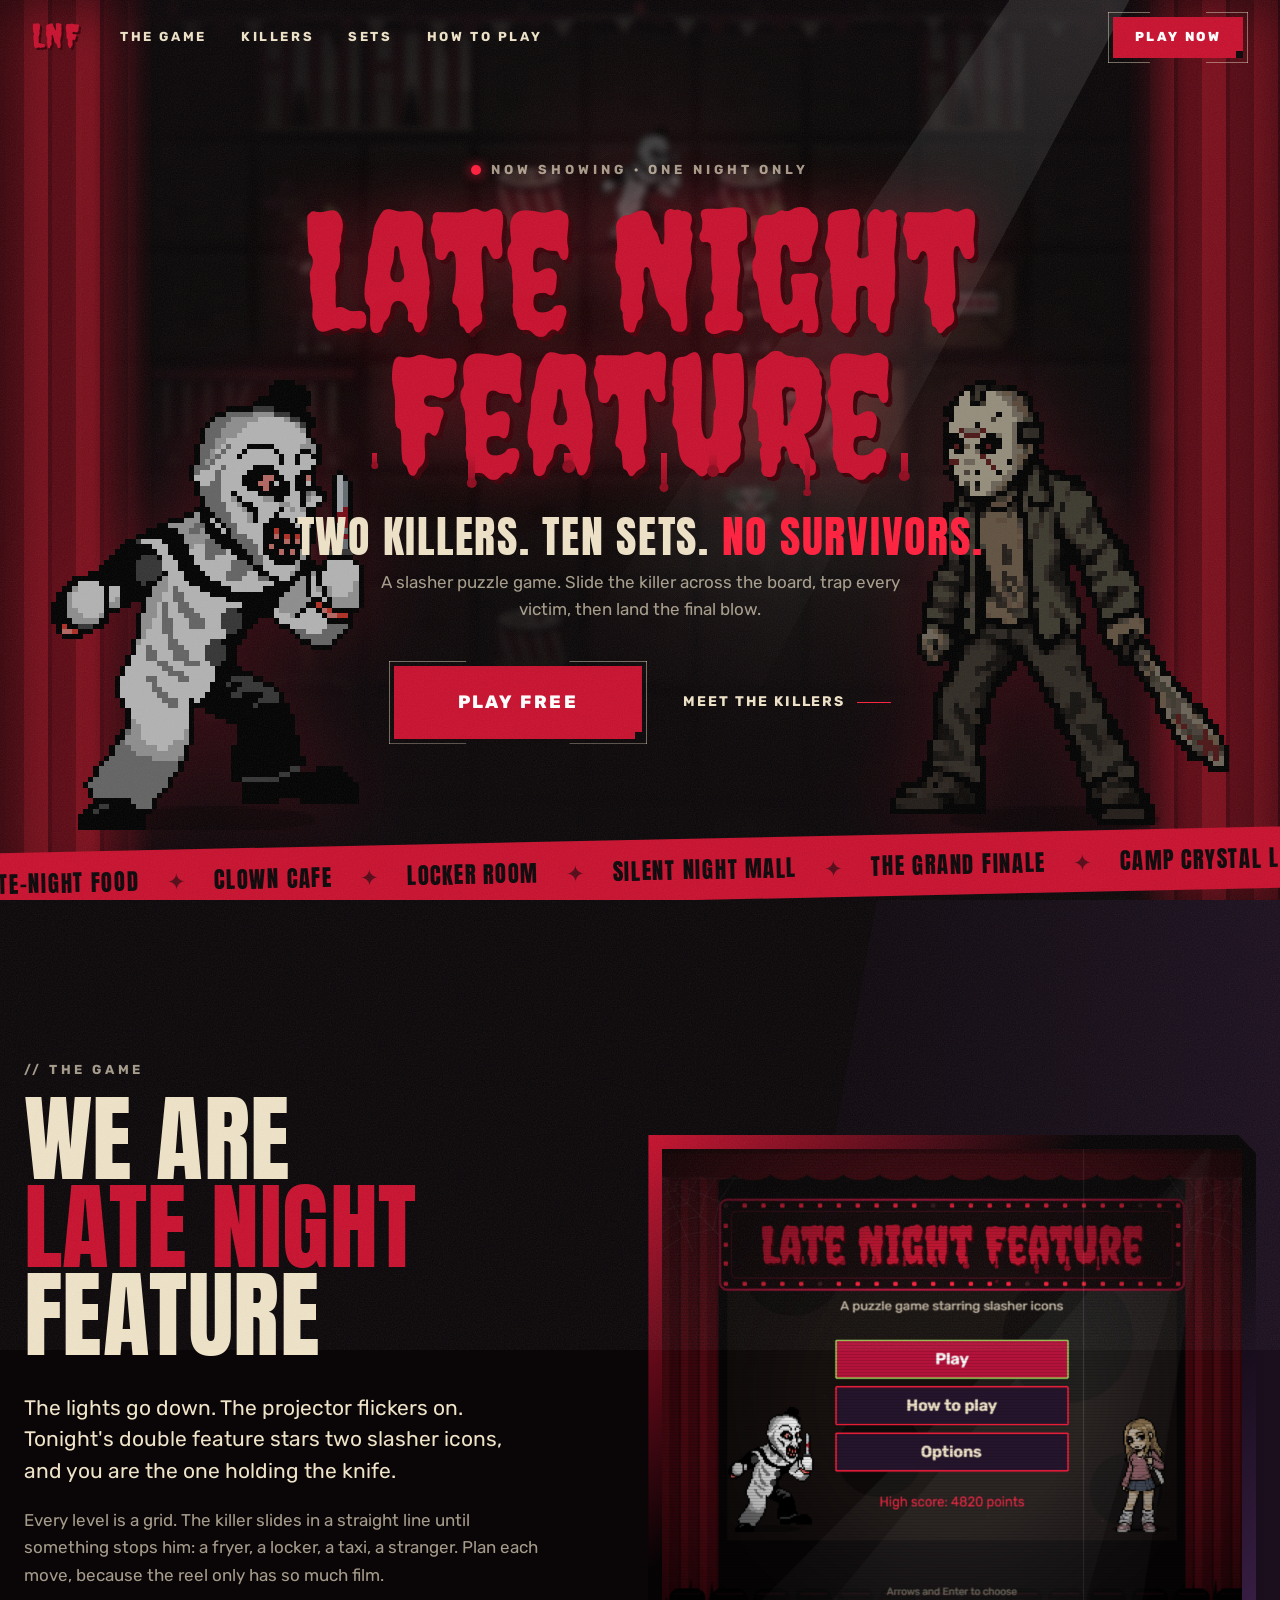
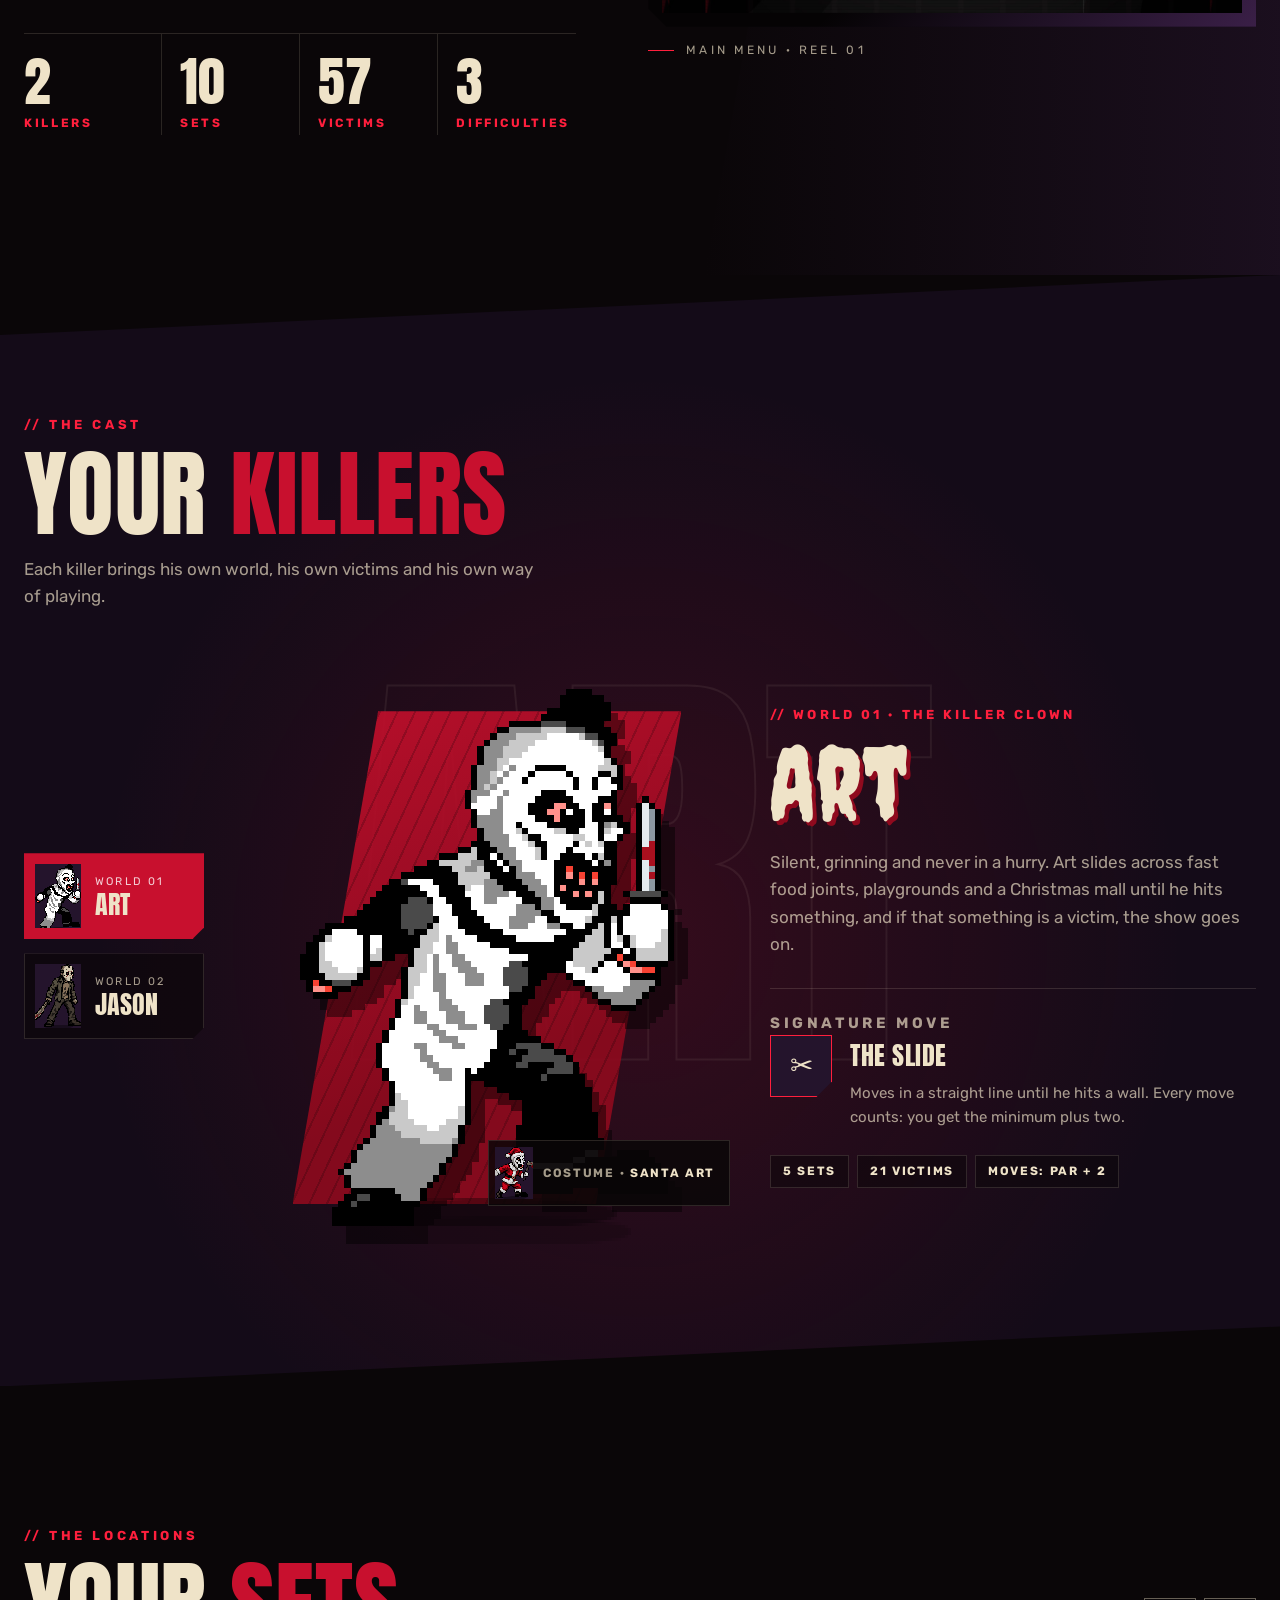
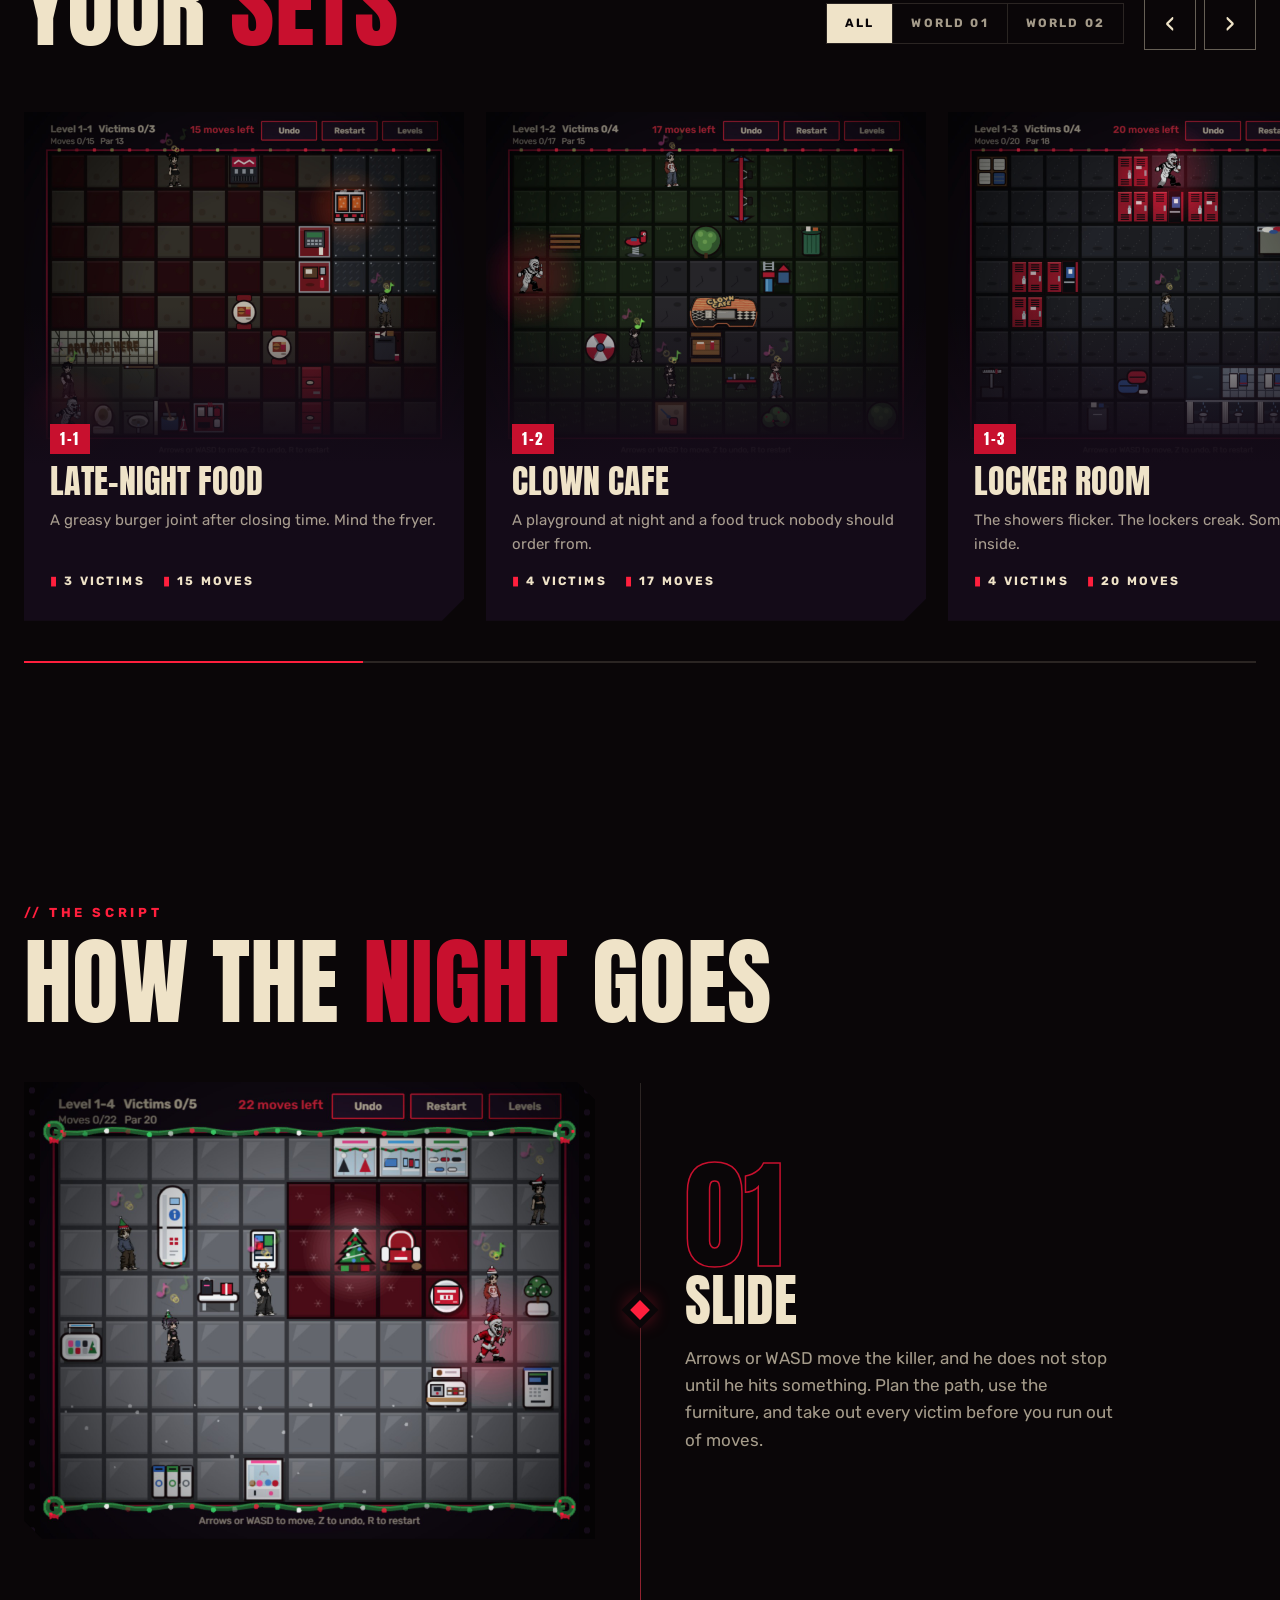
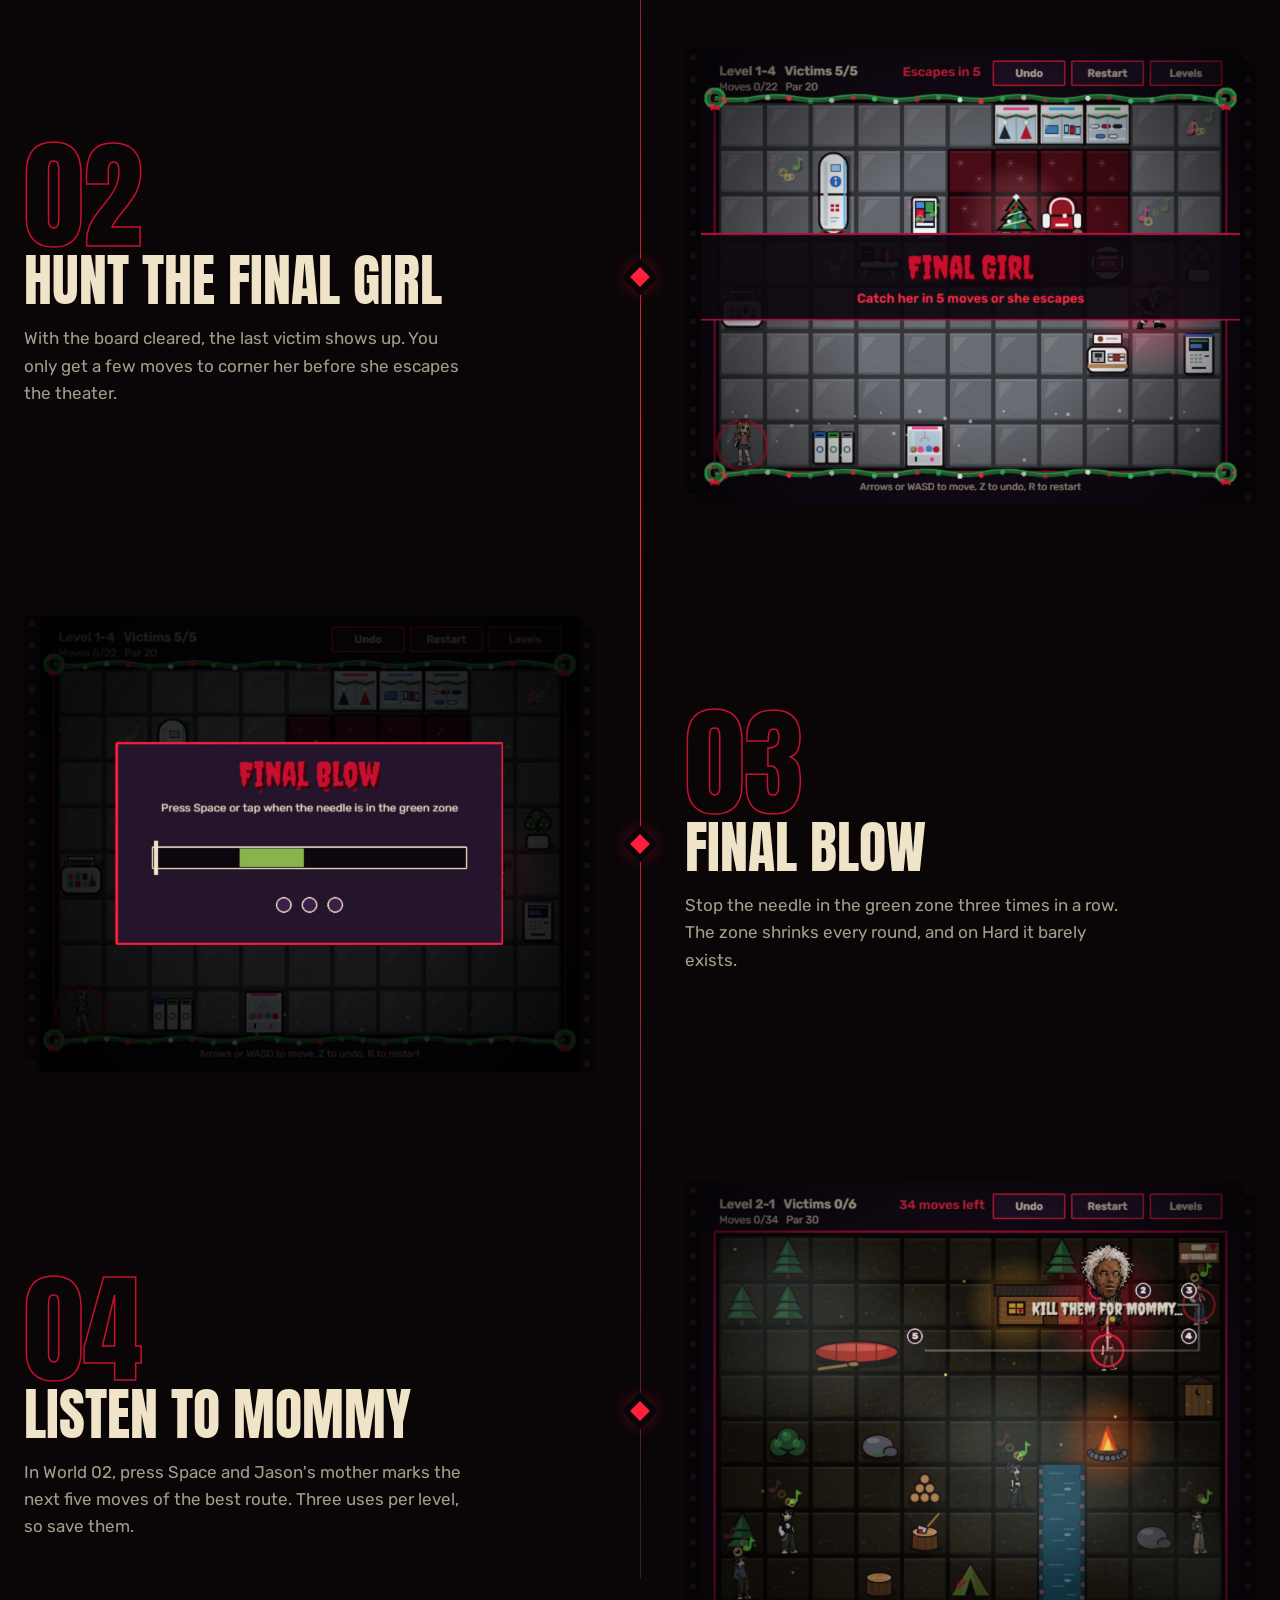
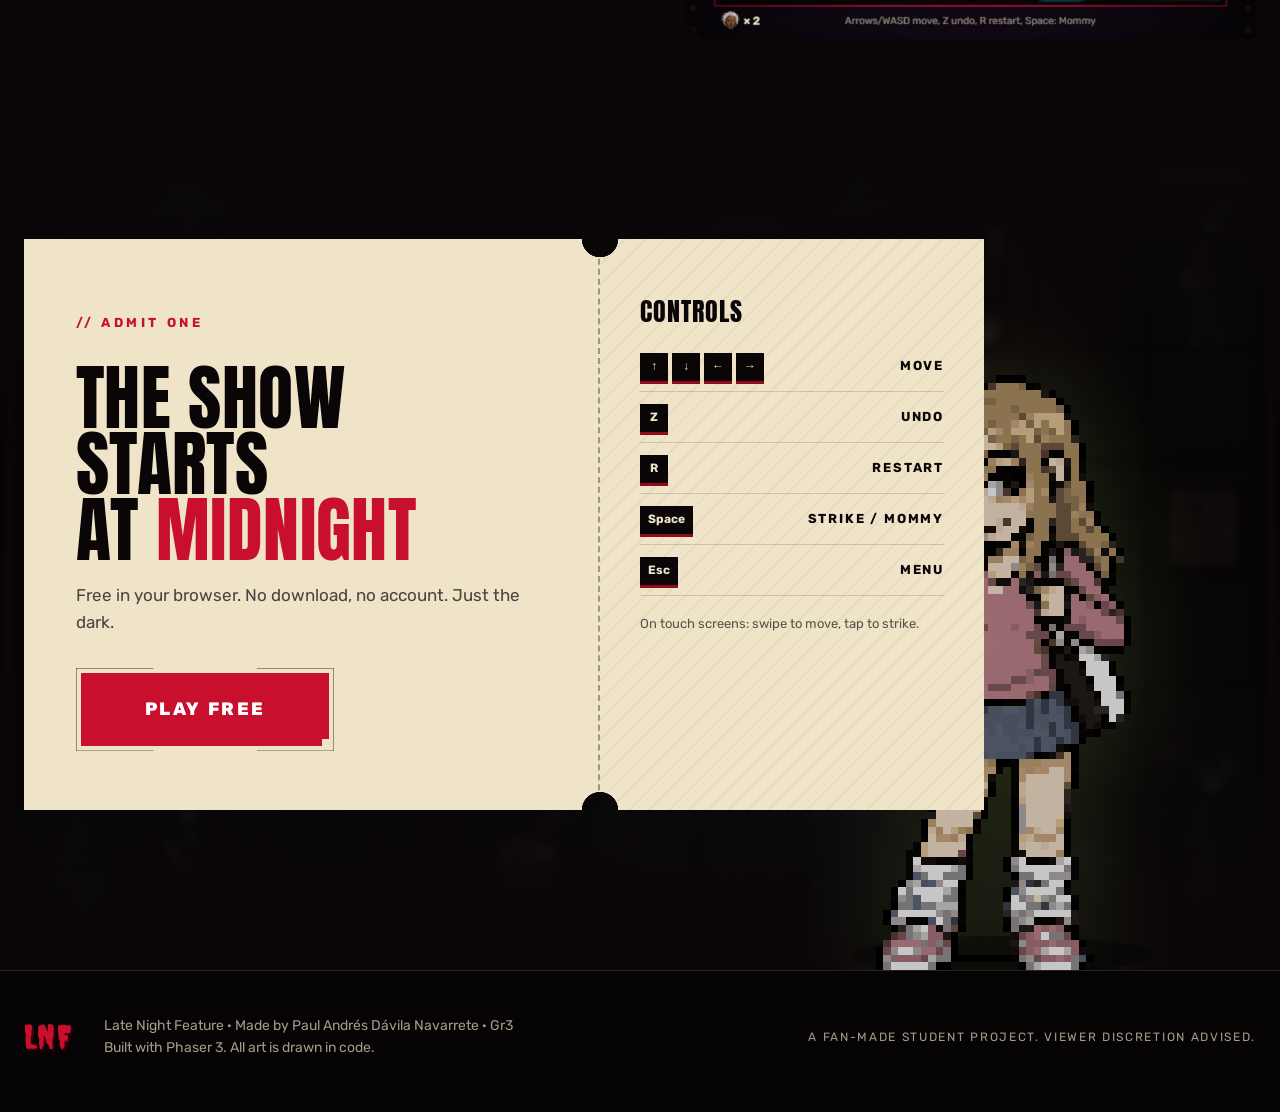
<file: landing-page/index.html>
<!DOCTYPE html>
<html lang="en">
<head>
    <meta charset="UTF-8">
    <meta name="viewport" content="width=device-width, initial-scale=1">
    <title>Late Night Feature</title>
    <meta name="description" content="Late Night Feature: a slasher puzzle game. Slide the killer, trap the victims, land the final blow.">
    <link rel="preconnect" href="https://fonts.googleapis.com">
    <link rel="preconnect" href="https://fonts.gstatic.com" crossorigin>
    <link href="https://fonts.googleapis.com/css2?family=Anton&family=Creepster&family=Rubik:wght@400;500;700;800&display=swap" rel="stylesheet">
    <link rel="stylesheet" href="css/style.css">
</head>
<body>
    <!-- Grano de película y rayas que aparecen sobre toda la página -->
    <div class="grain" aria-hidden="true"></div>
    <div class="scratch" aria-hidden="true"></div>

    <!-- ===== Navegación ===== -->
    <header class="nav" id="nav">
        <a href="#top" class="nav__logo" aria-label="Late Night Feature, home">
            <span class="logo-mark">LNF</span>
        </a>
        <nav class="nav__links" id="navLinks">
            <a href="#story">The Game</a>
            <a href="#killers">Killers</a>
            <a href="#sets">Sets</a>
            <a href="#how">How to Play</a>
        </nav>
        <a href="../mi-primer-juego/index.html" class="btn btn--sm">
            <span class="btn__inner">Play now</span>
        </a>
        <button class="nav__burger" id="burger" aria-label="Open menu" aria-expanded="false">
            <span></span><span></span><span></span>
        </button>
    </header>

    <main id="top">
        <!-- ===== Hero ===== -->
        <section class="hero">
            <div class="hero__bg" aria-hidden="true">
                <img src="img/w1-circus.jpg" alt="">
            </div>
            <div class="hero__curtain hero__curtain--l" aria-hidden="true"></div>
            <div class="hero__curtain hero__curtain--r" aria-hidden="true"></div>
            <div class="hero__beam" aria-hidden="true"></div>

            <img class="hero__killer hero__killer--art" src="img/char-clown.png" alt="Art the clown, holding a knife">
            <img class="hero__killer hero__killer--jason" src="img/char-jason.png" alt="Jason, holding a machete">

            <div class="hero__content">
                <p class="eyebrow"><span class="rec"></span> Now showing · One night only</p>
                <h1 class="hero__title">
                    <span class="drip">Late Night</span>
                    <span class="drip">Feature</span>
                </h1>
                <p class="hero__tag">Two killers. Ten sets. <em>No survivors.</em></p>
                <p class="hero__sub">A slasher puzzle game. Slide the killer across the board, trap every victim, then land the final blow.</p>
                <div class="hero__cta">
                    <a href="../mi-primer-juego/index.html" class="btn btn--lg">
                        <span class="btn__inner">Play free</span>
                    </a>
                    <a href="#killers" class="link-arrow">Meet the killers</a>
                </div>
            </div>

            <div class="hero__ticker" aria-hidden="true">
                <div class="ticker">
                    <span>Late-Night Food</span><i>✦</i><span>Clown Cafe</span><i>✦</i><span>Locker Room</span><i>✦</i>
                    <span>Silent Night Mall</span><i>✦</i><span>The Grand Finale</span><i>✦</i><span>Camp Crystal Lake</span><i>✦</i>
                    <span>Party at the Lake</span><i>✦</i><span>Jason in the Big Apple</span><i>✦</i><span>Space???</span><i>✦</i>
                    <span>Jason's Shack</span><i>✦</i>
                    <span>Late-Night Food</span><i>✦</i><span>Clown Cafe</span><i>✦</i><span>Locker Room</span><i>✦</i>
                    <span>Silent Night Mall</span><i>✦</i><span>The Grand Finale</span><i>✦</i><span>Camp Crystal Lake</span><i>✦</i>
                    <span>Party at the Lake</span><i>✦</i><span>Jason in the Big Apple</span><i>✦</i><span>Space???</span><i>✦</i>
                    <span>Jason's Shack</span><i>✦</i>
                </div>
            </div>
        </section>

        <!-- ===== Qué es el juego ===== -->
        <section class="story" id="story">
            <div class="wrap story__grid">
                <div class="story__text reveal">
                    <p class="kicker">// The game</p>
                    <h2 class="h2">We are<br><span class="red">Late Night</span><br>Feature</h2>
                    <p class="lead">The lights go down. The projector flickers on. Tonight's double feature stars two slasher icons, and you are the one holding the knife.</p>
                    <p>Every level is a grid. The killer slides in a straight line until something stops him: a fryer, a locker, a taxi, a stranger. Plan each move, because the reel only has so much film.</p>
                    <ul class="stats">
                        <li><b data-count="2">2</b><span>Killers</span></li>
                        <li><b data-count="10">10</b><span>Sets</span></li>
                        <li><b data-count="57">57</b><span>Victims</span></li>
                        <li><b data-count="3">3</b><span>Difficulties</span></li>
                    </ul>
                </div>
                <figure class="screen reveal">
                    <div class="screen__frame">
                        <img src="img/menu.jpg" alt="Main menu: a theater marquee with the title, Art on the left and the final girl on the right" loading="lazy">
                    </div>
                    <figcaption>Main menu · Reel 01</figcaption>
                </figure>
            </div>
        </section>

        <!-- ===== Asesinos (estilo selector de agentes) ===== -->
        <section class="killers" id="killers">
            <div class="killers__bigword" aria-hidden="true" id="bigword">ART</div>
            <div class="wrap">
                <div class="section-head reveal">
                    <p class="kicker">// The cast</p>
                    <h2 class="h2">Your <span class="red">killers</span></h2>
                    <p class="section-head__sub">Each killer brings his own world, his own victims and his own way of playing.</p>
                </div>

                <div class="killers__stage">
                    <div class="killers__list" role="tablist" aria-label="Choose a killer">
                        <button class="ktab is-active" role="tab" aria-selected="true" data-k="0">
                            <img src="img/char-clown.png" alt=""><span><small>World 01</small>Art</span>
                        </button>
                        <button class="ktab" role="tab" aria-selected="false" data-k="1">
                            <img src="img/char-jason.png" alt=""><span><small>World 02</small>Jason</span>
                        </button>
                    </div>

                    <div class="killers__art">
                        <div class="killers__slash" aria-hidden="true"></div>
                        <img id="kImg" src="img/char-clown.png" alt="Art the clown">
                        <button class="skin" id="kSkin" aria-label="Show alternate costume">
                            <img id="kSkinImg" src="img/char-artSanta.png" alt="">
                            <span id="kSkinLabel">Santa Art</span>
                        </button>
                    </div>

                    <div class="killers__info" role="tabpanel" aria-live="polite">
                        <p class="role" id="kRole">// World 01 · The Killer Clown</p>
                        <h3 class="killers__name" id="kName">Art</h3>
                        <p class="killers__bio" id="kBio">Silent, grinning and never in a hurry. Art slides across fast food joints, playgrounds and a Christmas mall until he hits something, and if that something is a victim, the show goes on.</p>
                        <div class="ability">
                            <p class="ability__label">Signature move</p>
                            <div class="ability__row">
                                <div class="ability__icon" id="kAbIcon">✂</div>
                                <div>
                                    <h4 id="kAbName">The Slide</h4>
                                    <p id="kAbText">Moves in a straight line until he hits a wall. Every move counts: you get the minimum plus two.</p>
                                </div>
                            </div>
                        </div>
                        <ul class="ktags" id="kTags">
                            <li>5 sets</li><li>21 victims</li><li>Moves: par + 2</li>
                        </ul>
                    </div>
                </div>
            </div>
        </section>

        <!-- ===== Escenarios (carrusel estilo mapas) ===== -->
        <section class="sets" id="sets">
            <div class="wrap">
                <div class="section-head section-head--row reveal">
                    <div>
                        <p class="kicker">// The locations</p>
                        <h2 class="h2">Your <span class="red">sets</span></h2>
                    </div>
                    <div class="sets__controls">
                        <div class="filter" role="group" aria-label="Filter by world">
                            <button class="is-active" data-w="all">All</button>
                            <button data-w="1">World 01</button>
                            <button data-w="2">World 02</button>
                        </div>
                        <div class="arrows">
                            <button class="arrow" id="prev" aria-label="Previous set">‹</button>
                            <button class="arrow" id="next" aria-label="Next set">›</button>
                        </div>
                    </div>
                </div>
            </div>

            <div class="sets__track" id="track">
                <article class="set" data-w="1">
                    <div class="set__img"><img src="img/w1-fastfood.jpg" alt="Fast food restaurant level with a kitchen and a dirty bathroom" loading="lazy"></div>
                    <div class="set__body"><span class="set__num">1-1</span><h3>Late-Night Food</h3><p>A greasy burger joint after closing time. Mind the fryer.</p><ul><li>3 victims</li><li>15 moves</li></ul></div>
                </article>
                <article class="set" data-w="1">
                    <div class="set__img"><img src="img/w1-park.jpg" alt="Night playground level with swings and a food truck" loading="lazy"></div>
                    <div class="set__body"><span class="set__num">1-2</span><h3>Clown Cafe</h3><p>A playground at night and a food truck nobody should order from.</p><ul><li>4 victims</li><li>17 moves</li></ul></div>
                </article>
                <article class="set" data-w="1">
                    <div class="set__img"><img src="img/w1-locker.jpg" alt="High school locker room level with showers" loading="lazy"></div>
                    <div class="set__body"><span class="set__num">1-3</span><h3>Locker Room</h3><p>The showers flicker. The lockers creak. Someone is still inside.</p><ul><li>4 victims</li><li>20 moves</li></ul></div>
                </article>
                <article class="set" data-w="1">
                    <div class="set__img"><img src="img/w1-xmas.jpg" alt="Christmas mall level with a tree, Santa's chair and Art dressed as Santa" loading="lazy"></div>
                    <div class="set__body"><span class="set__num">1-4</span><h3>Silent Night Mall</h3><p>Art puts on the red suit. The shoppers put on their last smile.</p><ul><li>5 victims</li><li>22 moves</li></ul></div>
                </article>
                <article class="set" data-w="1">
                    <div class="set__img"><img src="img/w1-circus.jpg" alt="Abandoned circus tent level with a ring in the middle" loading="lazy"></div>
                    <div class="set__body"><span class="set__num">1-5</span><h3>The Grand Finale</h3><p>An abandoned big top. The clown is finally home.</p><ul><li>5 victims</li><li>27 moves</li></ul></div>
                </article>
                <article class="set" data-w="2">
                    <div class="set__img"><img src="img/w2-camp.jpg" alt="Lakeside camp level at night with a creek, cabin and campfire" loading="lazy"></div>
                    <div class="set__body"><span class="set__num">2-1</span><h3>Camp Crystal Lake</h3><p>Fog over the water, a campfire and a cabin with the lights still on.</p><ul><li>6 victims</li><li>34 moves</li></ul></div>
                </article>
                <article class="set" data-w="2">
                    <div class="set__img"><img src="img/w2-party.jpg" alt="Lake party level with a boombox and a cooler" loading="lazy"></div>
                    <div class="set__body"><span class="set__num">2-2</span><h3>Party at the Lake</h3><p>Sober victims show up. Stop next to them and they run.</p><ul><li>7 victims</li><li>31 moves</li></ul></div>
                </article>
                <article class="set" data-w="2">
                    <div class="set__img"><img src="img/w2-nyc.jpg" alt="Rainy Manhattan street level with taxis and a subway entrance" loading="lazy"></div>
                    <div class="set__body"><span class="set__num">2-3</span><h3>Jason in the Big Apple</h3><p>Rain, taxis and steam from the sewers. The city never sleeps.</p><ul><li>8 victims</li><li>36 moves</li></ul></div>
                </article>
                <article class="set" data-w="2">
                    <div class="set__img"><img src="img/w2-space.jpg" alt="Spaceship level with cryo pods and Jason in armor" loading="lazy"></div>
                    <div class="set__body"><span class="set__num">2-4</span><h3>Space???</h3><p>Red alert aboard the Grendel. In space, no one hears the machete.</p><ul><li>7 victims</li><li>34 moves</li></ul></div>
                </article>
                <article class="set" data-w="2">
                    <div class="set__img"><img src="img/w2-shack.jpg" alt="Forest and log cabin level with the mother's altar" loading="lazy"></div>
                    <div class="set__body"><span class="set__num">2-5</span><h3>Jason's Shack</h3><p>One door in. A shrine to Mother. The hardest set of the night.</p><ul><li>8 victims</li><li>44 moves</li></ul></div>
                </article>
            </div>
            <div class="wrap"><div class="progress"><span id="progress"></span></div></div>
        </section>

        <!-- ===== Cómo se juega ===== -->
        <section class="how" id="how">
            <div class="wrap">
                <div class="section-head reveal">
                    <p class="kicker">// The script</p>
                    <h2 class="h2">How the <span class="red">night</span> goes</h2>
                </div>

                <ol class="steps">
                    <li class="step reveal">
                        <div class="step__img"><img src="img/w1-xmas.jpg" alt="Board with victims and Santa Art waiting to slide" loading="lazy"></div>
                        <div class="step__text">
                            <span class="step__n">01</span>
                            <h3>Slide</h3>
                            <p>Arrows or WASD move the killer, and he does not stop until he hits something. Plan the path, use the furniture, and take out every victim before you run out of moves.</p>
                        </div>
                    </li>
                    <li class="step step--flip reveal">
                        <div class="step__img"><img src="img/final-phase.jpg" alt="The final girl appears in a corner of the board" loading="lazy"></div>
                        <div class="step__text">
                            <span class="step__n">02</span>
                            <h3>Hunt the final girl</h3>
                            <p>With the board cleared, the last victim shows up. You only get a few moves to corner her before she escapes the theater.</p>
                        </div>
                    </li>
                    <li class="step reveal">
                        <div class="step__img"><img src="img/minigame.jpg" alt="Final blow minigame: a needle moving across a bar with a green zone" loading="lazy"></div>
                        <div class="step__text">
                            <span class="step__n">03</span>
                            <h3>Final blow</h3>
                            <p>Stop the needle in the green zone three times in a row. The zone shrinks every round, and on Hard it barely exists.</p>
                        </div>
                    </li>
                    <li class="step step--flip reveal">
                        <div class="step__img"><img src="img/jason-mom.jpg" alt="Mother's head floating over the board, marking the next five moves" loading="lazy"></div>
                        <div class="step__text">
                            <span class="step__n">04</span>
                            <h3>Listen to Mommy</h3>
                            <p>In World 02, press Space and Jason's mother marks the next five moves of the best route. Three uses per level, so save them.</p>
                        </div>
                    </li>
                </ol>
            </div>
        </section>

        <!-- ===== Llamado final ===== -->
        <section class="final">
            <div class="final__bg" aria-hidden="true"><img src="img/w2-camp.jpg" alt=""></div>
            <img class="final__girl" src="img/char-finalGirl.png" alt="The final girl, looking over her shoulder">
            <div class="wrap final__inner reveal">
                <div class="ticket">
                    <div class="ticket__main">
                        <p class="kicker">// Admit one</p>
                        <h2 class="h2">The show starts<br>at <span class="red">midnight</span></h2>
                        <p>Free in your browser. No download, no account. Just the dark.</p>
                        <a href="../mi-primer-juego/index.html" class="btn btn--lg"><span class="btn__inner">Play free</span></a>
                    </div>
                    <div class="ticket__stub">
                        <p class="ticket__label">Controls</p>
                        <dl>
                            <div><dt><kbd>↑</kbd><kbd>↓</kbd><kbd>←</kbd><kbd>→</kbd></dt><dd>Move</dd></div>
                            <div><dt><kbd>Z</kbd></dt><dd>Undo</dd></div>
                            <div><dt><kbd>R</kbd></dt><dd>Restart</dd></div>
                            <div><dt><kbd>Space</kbd></dt><dd>Strike / Mommy</dd></div>
                            <div><dt><kbd>Esc</kbd></dt><dd>Menu</dd></div>
                        </dl>
                        <p class="ticket__note">On touch screens: swipe to move, tap to strike.</p>
                    </div>
                </div>
            </div>
        </section>
    </main>

    <footer class="footer">
        <div class="wrap footer__inner">
            <span class="logo-mark">LNF</span>
            <p>Late Night Feature · Made by Paul Andrés Dávila Navarrete · Gr3<br>
            Built with Phaser 3. All art is drawn in code.</p>
            <p class="footer__fine">A fan-made student project. Viewer discretion advised.</p>
        </div>
    </footer>

    <script src="js/main.js"></script>
</body>
</html>
</file>
<file: landing-page/css/style.css>
/* ==========================================================
   Late Night Feature · Landing
   Estética: cine de terror abandonado (telón, proyector, grano, marquesina)
   Estructura inspirada en landings de juegos AAA (hero gigante, selector de personajes, carrusel de mapas)
   ========================================================== */

:root {
    --bg: #0a0608;
    --bg-2: #140b18;
    --panel: #24142c;
    --plum: #3a1f47;
    --blood: #c8102e;
    --blood-dk: #8f0a1e;
    --neon: #ff1f3d;
    --bone: #efe3c8;
    --bone-dim: rgba(239, 227, 200, .68);
    --lime: #9fd356;
    --line: rgba(239, 227, 200, .14);

    --f-logo: "Creepster", "Impact", cursive;
    --f-display: "Anton", "Impact", sans-serif;
    --f-body: "Rubik", "Segoe UI", sans-serif;

    --cut: 18px;
    --wrap: 1240px;
}

*, *::before, *::after { box-sizing: border-box; }
html { scroll-behavior: smooth; }
body {
    margin: 0;
    background: var(--bg);
    color: var(--bone);
    font-family: var(--f-body);
    font-size: 17px;
    line-height: 1.6;
    overflow-x: hidden;
    -webkit-font-smoothing: antialiased;
}
img { display: block; max-width: 100%; }
a { color: inherit; }
button { font: inherit; color: inherit; cursor: pointer; }
:focus-visible { outline: 2px solid var(--lime); outline-offset: 3px; }

.wrap { width: min(var(--wrap), 100% - 48px); margin-inline: auto; }
.red { color: var(--blood); }

/* Sprites en pixel art: sin suavizado */
.hero__killer, .ktab img, #kImg, .skin img, .final__girl { image-rendering: pixelated; }

/* ---------- Grano y rayas de película ---------- */
.grain {
    position: fixed; inset: -50%;
    z-index: 100; pointer-events: none;
    opacity: .09;
    background-image: url("data:image/svg+xml,%3Csvg xmlns='http://www.w3.org/2000/svg' width='180' height='180'%3E%3Cfilter id='n'%3E%3CfeTurbulence type='fractalNoise' baseFrequency='.85' numOctaves='3' stitchTiles='stitch'/%3E%3C/filter%3E%3Crect width='100%25' height='100%25' filter='url(%23n)'/%3E%3C/svg%3E");
    animation: grain 1s steps(6) infinite;
}
@keyframes grain {
    0% { transform: translate(0, 0); } 20% { transform: translate(-4%, 3%); } 40% { transform: translate(3%, -5%); }
    60% { transform: translate(-6%, -2%); } 80% { transform: translate(5%, 4%); } 100% { transform: translate(0, 0); }
}
.scratch {
    position: fixed; top: 0; bottom: 0; left: 30%;
    width: 1px; background: rgba(255, 255, 255, .22);
    z-index: 100; pointer-events: none; opacity: 0;
    animation: scratch 5.5s steps(1) infinite;
}
@keyframes scratch {
    0%, 100% { opacity: 0; left: 30%; } 61% { opacity: .5; left: 72%; } 62% { opacity: 0; }
    83% { opacity: .35; left: 18%; } 84% { opacity: 0; }
}

/* ---------- Tipografía ---------- */
.kicker {
    font-family: var(--f-body); font-weight: 700;
    font-size: 13px; letter-spacing: .28em; text-transform: uppercase;
    color: var(--neon); margin: 0 0 14px;
}
.h2 {
    font-family: var(--f-display); font-weight: 400;
    font-size: clamp(48px, 7.5vw, 112px);
    line-height: .92; letter-spacing: .005em; text-transform: uppercase;
    margin: 0;
}
.lead { font-size: 21px; color: var(--bone); line-height: 1.5; }

/* ---------- Botón angular con marco exterior ---------- */
.btn {
    --c: var(--blood);
    position: relative; display: inline-block;
    padding: 5px; text-decoration: none;
    font-family: var(--f-body); font-weight: 800; letter-spacing: .14em; text-transform: uppercase;
}
.btn::before {
    content: ""; position: absolute; inset: 0;
    border: 1px solid rgba(239, 227, 200, .45);
    border-top: 0; border-bottom: 0;
}
.btn::after {
    content: ""; position: absolute; inset: 0;
    border-top: 1px solid rgba(239, 227, 200, .45);
    border-bottom: 1px solid rgba(239, 227, 200, .45);
    clip-path: polygon(0 0, 30% 0, 30% 100%, 0 100%, 0 0, 100% 0, 100% 100%, 70% 100%, 70% 0);
}
.btn__inner {
    position: relative; display: block;
    padding: 18px 46px;
    background: var(--c); color: #fff;
    overflow: hidden; z-index: 1;
    transition: color .3s;
}
.btn__inner::before {
    content: ""; position: absolute; inset: 0;
    background: var(--bone);
    transform: translateX(-130%) skewX(-18deg);
    transform-origin: left; z-index: -1;
    transition: transform .4s cubic-bezier(.7, 0, .2, 1);
}
.btn__inner::after {
    content: ""; position: absolute; right: 0; bottom: 0;
    width: 7px; height: 7px; background: var(--bg);
}
.btn:hover .btn__inner { color: var(--bg); }
.btn:hover .btn__inner::before { transform: translateX(-5%) skewX(-18deg) scaleX(1.2); }
.btn--sm .btn__inner { padding: 10px 22px; font-size: 13px; }
.btn--lg .btn__inner { padding: 22px 64px; font-size: 18px; }

.link-arrow {
    font-weight: 700; letter-spacing: .14em; text-transform: uppercase; font-size: 14px;
    text-decoration: none; color: var(--bone);
    display: inline-flex; align-items: center; gap: 12px;
}
.link-arrow::after {
    content: ""; width: 34px; height: 1px; background: var(--neon);
    transition: width .3s;
}
.link-arrow:hover::after { width: 56px; }

/* ---------- Navegación ---------- */
.nav {
    position: fixed; top: 0; left: 0; right: 0; z-index: 50;
    height: 76px; padding: 0 32px;
    display: flex; align-items: center; gap: 40px;
    transition: background .3s, height .3s, border-color .3s;
    border-bottom: 1px solid transparent;
}
.nav.is-scrolled {
    background: rgba(10, 6, 8, .88);
    backdrop-filter: blur(10px);
    height: 64px;
    border-color: var(--line);
}
.nav__logo { text-decoration: none; }
.logo-mark {
    font-family: var(--f-logo); font-size: 34px; color: var(--blood);
    letter-spacing: .04em; line-height: 1;
    text-shadow: 2px 2px 0 #3a0008;
}
.nav__links { display: flex; gap: 34px; margin-right: auto; }
.nav__links a {
    font-size: 13px; font-weight: 700; letter-spacing: .2em; text-transform: uppercase;
    text-decoration: none; position: relative; padding: 6px 0;
}
.nav__links a::after {
    content: ""; position: absolute; left: 0; right: 100%; bottom: 0;
    height: 2px; background: var(--neon); transition: right .3s;
}
.nav__links a:hover::after, .nav__links a.is-current::after { right: 0; }
.nav__burger { display: none; background: none; border: 0; width: 40px; height: 40px; padding: 8px; }
.nav__burger span { display: block; height: 2px; background: var(--bone); margin: 6px 0; transition: transform .3s, opacity .3s; }

/* ---------- Hero ---------- */
.hero {
    position: relative; min-height: 100vh; min-height: 100svh;
    display: grid; place-items: center;
    overflow: hidden; isolation: isolate;
    padding: 120px 24px 120px;
}
.hero__bg { position: absolute; inset: 0; z-index: -3; }
.hero__bg img {
    width: 100%; height: 100%; object-fit: cover;
    filter: blur(3px) saturate(.6) brightness(.38);
    transform: scale(1.08);
}
.hero__bg::after {
    content: ""; position: absolute; inset: 0;
    background:
        radial-gradient(ellipse at 50% 42%, transparent 0 25%, rgba(10, 6, 8, .85) 75%),
        linear-gradient(180deg, rgba(10, 6, 8, .4) 0%, transparent 30%, var(--bg) 100%);
}
/* Telones laterales */
.hero__curtain {
    position: absolute; top: 0; bottom: 0; width: 12vw; z-index: -1;
    background: repeating-linear-gradient(90deg, #5a0a14 0 24px, #7a0f1c 24px 48px, #4a0710 48px 52px);
    box-shadow: inset 0 0 60px rgba(0, 0, 0, .7);
}
.hero__curtain--l { left: 0; mask-image: linear-gradient(90deg, #000 60%, transparent); -webkit-mask-image: linear-gradient(90deg, #000 60%, transparent); }
.hero__curtain--r { right: 0; mask-image: linear-gradient(270deg, #000 60%, transparent); -webkit-mask-image: linear-gradient(270deg, #000 60%, transparent); }
/* Haz del proyector */
.hero__beam {
    position: absolute; top: -10%; right: 8%; width: 70vw; height: 130%; z-index: -2;
    background: linear-gradient(200deg, rgba(255, 255, 255, .13), transparent 65%);
    clip-path: polygon(88% 0, 100% 0, 30% 100%, 0 100%);
    animation: flicker 6s infinite;
    mix-blend-mode: screen;
}
@keyframes flicker {
    0%, 100% { opacity: 1; } 47% { opacity: 1; } 48% { opacity: .4; } 49% { opacity: 1; } 51% { opacity: .55; } 52% { opacity: 1; }
}
.hero__killer {
    position: absolute; bottom: 70px; z-index: 0;
    height: min(50vh, 460px); width: auto;
    filter: drop-shadow(0 0 40px rgba(200, 16, 46, .35)) brightness(.7);
}
.hero__killer--art { left: 4vw; animation: breathe 3s ease-in-out infinite; }
.hero__killer--jason { right: 4vw; transform: scaleX(-1); animation: breathe-flip 3.4s ease-in-out infinite; }
@keyframes breathe { 50% { transform: scaleY(1.025); } }
@keyframes breathe-flip { 0%, 100% { transform: scaleX(-1); } 50% { transform: scaleX(-1) scaleY(1.025); } }

.hero__content { text-align: center; max-width: 820px; position: relative; z-index: 2; }
.eyebrow {
    display: inline-flex; align-items: center; gap: 10px;
    font-size: 13px; font-weight: 700; letter-spacing: .3em; text-transform: uppercase;
    color: var(--bone-dim); margin: 0 0 18px;
}
.rec { width: 10px; height: 10px; border-radius: 50%; background: var(--neon); box-shadow: 0 0 12px var(--neon); animation: blink 1.2s steps(1) infinite; }
@keyframes blink { 50% { opacity: .15; } }

.hero__title {
    font-family: var(--f-logo); font-weight: 400;
    font-size: clamp(64px, 13vw, 190px);
    line-height: .86; margin: 0;
    color: var(--blood);
    text-shadow: 4px 4px 0 #3a0008, 0 0 60px rgba(255, 31, 61, .35);
}
.hero__title .drip { display: block; position: relative; }
.hero__tag {
    font-family: var(--f-display); text-transform: uppercase;
    font-size: clamp(24px, 3.4vw, 44px); letter-spacing: .04em;
    margin: 28px 0 8px; line-height: 1.1;
}
.hero__tag em { font-style: normal; color: var(--neon); }
.hero__sub { color: var(--bone-dim); max-width: 560px; margin: 0 auto 38px; }
.hero__cta { display: flex; justify-content: center; align-items: center; gap: 36px; flex-wrap: wrap; }

/* Gotas que escurren desde el título (las genera main.js) */
.blood-drop {
    position: absolute; top: 78%;
    width: var(--w); height: var(--h);
    background: linear-gradient(var(--blood), var(--blood-dk));
    border-radius: 0 0 50% 50% / 0 0 30% 30%;
    pointer-events: none;
}
.blood-drop::after {
    content: ""; position: absolute; left: 50%; bottom: -2px;
    width: calc(var(--w) * 1.5); height: calc(var(--w) * 1.5);
    transform: translateX(-50%);
    border-radius: 50%; background: var(--blood-dk);
}
.blood-drop i {
    position: absolute; left: 50%; bottom: 0;
    width: var(--w); height: var(--w); border-radius: 50%;
    background: var(--blood-dk); transform: translateX(-50%);
    animation: fall var(--d) ease-in var(--delay) infinite;
}
@keyframes fall {
    0%, 55% { transform: translate(-50%, 0); opacity: 1; }
    100% { transform: translate(-50%, 80px); opacity: 0; }
}

/* Cinta con los nombres de los niveles */
.hero__ticker {
    position: absolute; left: 0; right: 0; bottom: 0;
    background: var(--blood); color: var(--bg);
    padding: 12px 0; overflow: hidden;
    transform: rotate(-1.2deg) scale(1.04); transform-origin: center;
    z-index: 3;
}
.ticker {
    display: flex; gap: 26px; width: max-content;
    font-family: var(--f-display); font-size: 22px; text-transform: uppercase; letter-spacing: .06em;
    animation: ticker 60s linear infinite;
    white-space: nowrap;
}
.ticker i { font-style: normal; opacity: .6; }
@keyframes ticker { to { transform: translateX(-50%); } }

/* ---------- Qué es el juego ---------- */
.story { padding: 160px 0 140px; position: relative; }
.story::before {
    content: ""; position: absolute; top: 0; right: 0; width: 45%; height: 100%;
    background: linear-gradient(90deg, transparent, rgba(58, 31, 71, .35));
    clip-path: polygon(30% 0, 100% 0, 100% 100%, 0 100%);
    z-index: -1;
}
.story__grid { display: grid; grid-template-columns: 1fr 1.1fr; gap: 72px; align-items: center; }
.story__text p { color: var(--bone-dim); max-width: 520px; }
.story__text .lead { color: var(--bone); margin-top: 32px; }
.stats { list-style: none; padding: 0; margin: 44px 0 0; display: grid; grid-template-columns: repeat(4, 1fr); border-top: 1px solid var(--line); }
.stats li { padding: 20px 0 0; border-right: 1px solid var(--line); padding-left: 18px; }
.stats li:first-child { padding-left: 0; }
.stats li:last-child { border-right: 0; }
.stats b { display: block; font-family: var(--f-display); font-weight: 400; font-size: 54px; line-height: 1; color: var(--bone); }
.stats span { font-size: 12px; letter-spacing: .22em; text-transform: uppercase; color: var(--neon); font-weight: 700; }

/* Captura dentro de un marco de pantalla de cine */
.screen { margin: 0; position: relative; }
.screen__frame {
    position: relative; padding: 14px;
    background: #050304;
    clip-path: polygon(0 0, calc(100% - var(--cut)) 0, 100% var(--cut), 100% 100%, var(--cut) 100%, 0 calc(100% - var(--cut)));
}
.screen__frame::before {
    content: ""; position: absolute; inset: 0;
    background: linear-gradient(135deg, var(--blood), transparent 40%, transparent 60%, var(--plum));
    z-index: -1;
}
.screen__frame img { width: 100%; aspect-ratio: 5 / 4; object-fit: cover; }
.screen__frame::after {
    content: ""; position: absolute; inset: 14px;
    background: repeating-linear-gradient(0deg, rgba(0, 0, 0, .12) 0 1px, transparent 1px 3px);
    pointer-events: none;
}
.screen figcaption {
    margin-top: 14px; font-size: 12px; letter-spacing: .26em; text-transform: uppercase; color: var(--bone-dim);
    display: flex; align-items: center; gap: 12px;
}
.screen figcaption::before { content: ""; width: 26px; height: 1px; background: var(--neon); }

/* ---------- Asesinos ---------- */
.killers {
    position: relative; padding: 140px 0 160px; overflow: hidden;
    background:
        radial-gradient(ellipse at 50% 60%, rgba(200, 16, 46, .18), transparent 60%),
        var(--bg-2);
    clip-path: polygon(0 60px, 100% 0, 100% calc(100% - 60px), 0 100%);
}
.killers__bigword {
    position: absolute; left: 50%; top: 54%;
    transform: translate(-50%, -50%);
    font-family: var(--f-display); font-size: 34vw; line-height: 1;
    color: transparent; -webkit-text-stroke: 2px rgba(239, 227, 200, .07);
    white-space: nowrap; pointer-events: none; user-select: none;
    transition: opacity .4s;
}
.section-head { margin-bottom: 56px; position: relative; }
.section-head__sub { color: var(--bone-dim); max-width: 520px; margin: 18px 0 0; }
.section-head--row { display: flex; justify-content: space-between; align-items: flex-end; gap: 24px; flex-wrap: wrap; }

.killers__stage { display: grid; grid-template-columns: 180px 1fr 1fr; gap: 40px; align-items: center; position: relative; }
.killers__list { display: flex; flex-direction: column; gap: 14px; }
.ktab {
    display: flex; align-items: center; gap: 14px;
    background: rgba(10, 6, 8, .6); border: 1px solid var(--line);
    padding: 10px 14px 10px 10px; text-align: left;
    clip-path: polygon(0 0, 100% 0, 100% calc(100% - 12px), calc(100% - 12px) 100%, 0 100%);
    transition: background .25s, border-color .25s, transform .25s;
}
.ktab img { width: 46px; height: 64px; object-fit: cover; object-position: top; background: var(--panel); }
.ktab span { font-family: var(--f-display); font-size: 26px; text-transform: uppercase; line-height: 1; }
.ktab small { display: block; font-family: var(--f-body); font-size: 11px; letter-spacing: .2em; color: var(--bone-dim); margin-bottom: 4px; }
.ktab:hover { border-color: rgba(255, 31, 61, .6); transform: translateX(4px); }
.ktab.is-active { background: var(--blood); border-color: var(--blood); }
.ktab.is-active small { color: rgba(255, 255, 255, .8); }

.killers__art { position: relative; height: 560px; display: grid; place-items: end center; }
.killers__slash {
    position: absolute; inset: 8% 10% 4%;
    background: linear-gradient(160deg, var(--blood), var(--blood-dk) 70%);
    clip-path: polygon(22% 0, 100% 0, 78% 100%, 0 100%);
    opacity: .9;
}
.killers__slash::after {
    content: ""; position: absolute; inset: 0;
    background: repeating-linear-gradient(115deg, transparent 0 14px, rgba(0, 0, 0, .18) 14px 16px);
}
#kImg {
    position: relative; height: 96%; width: auto;
    filter: drop-shadow(14px 18px 0 rgba(0, 0, 0, .45));
    transition: opacity .3s, transform .45s cubic-bezier(.2, .8, .2, 1);
}
#kImg.is-swapping { opacity: 0; transform: translateX(30px); }
.skin {
    position: absolute; right: 0; bottom: 20px;
    display: flex; align-items: center; gap: 10px;
    background: rgba(10, 6, 8, .85); border: 1px solid var(--line);
    padding: 6px 14px 6px 6px;
    font-size: 12px; font-weight: 700; letter-spacing: .14em; text-transform: uppercase;
    transition: border-color .25s;
}
.skin:hover { border-color: var(--lime); }
.skin img { width: 38px; height: 52px; object-fit: cover; object-position: top; background: var(--panel); }
.skin span::before { content: "Costume · "; color: var(--bone-dim); }

.killers__info { position: relative; }
.role { font-size: 13px; font-weight: 700; letter-spacing: .24em; text-transform: uppercase; color: var(--neon); margin: 0; }
.killers__name {
    font-family: var(--f-logo); font-weight: 400;
    font-size: clamp(64px, 8vw, 120px); line-height: .95;
    color: var(--bone); margin: 8px 0 18px;
    text-shadow: 4px 4px 0 var(--blood-dk);
}
.killers__bio { color: var(--bone-dim); margin: 0 0 30px; }
.ability { border-top: 1px solid var(--line); padding-top: 22px; }
.ability__label { font-size: 12px; letter-spacing: .24em; text-transform: uppercase; color: var(--bone-dim); margin: 0 0 14px; font-weight: 700; }
.ability__row { display: flex; gap: 18px; align-items: flex-start; }
.ability__icon {
    flex: none; width: 62px; height: 62px; display: grid; place-items: center;
    font-size: 28px; background: var(--panel); border: 1px solid var(--neon);
    clip-path: polygon(0 0, 100% 0, 100% 75%, 75% 100%, 0 100%);
    overflow: hidden;
}
.ability__icon img { width: 52px; height: 52px; object-fit: contain; image-rendering: pixelated; }
.ability h4 { font-family: var(--f-display); font-weight: 400; font-size: 26px; text-transform: uppercase; margin: 0 0 4px; letter-spacing: .02em; }
.ability p { margin: 0; color: var(--bone-dim); font-size: 15px; }
.ktags { list-style: none; padding: 0; margin: 26px 0 0; display: flex; flex-wrap: wrap; gap: 8px; }
.ktags li {
    font-size: 12px; font-weight: 700; letter-spacing: .14em; text-transform: uppercase;
    padding: 6px 12px; border: 1px solid var(--line); background: rgba(10, 6, 8, .5);
}
.fade-swap { transition: opacity .25s; }
.fade-swap.is-out { opacity: 0; }

/* ---------- Escenarios ---------- */
.sets { padding: 140px 0 120px; }
.sets__controls { display: flex; gap: 20px; align-items: center; flex-wrap: wrap; }
.filter { display: flex; border: 1px solid var(--line); }
.filter button {
    background: none; border: 0; padding: 10px 18px;
    font-size: 12px; font-weight: 700; letter-spacing: .18em; text-transform: uppercase; color: var(--bone-dim);
    transition: background .25s, color .25s;
}
.filter button + button { border-left: 1px solid var(--line); }
.filter button.is-active { background: var(--bone); color: var(--bg); }
.arrows { display: flex; gap: 8px; }
.arrow {
    width: 52px; height: 52px; font-size: 28px; line-height: 1;
    background: none; border: 1px solid rgba(239, 227, 200, .4);
    transition: background .25s, border-color .25s;
}
.arrow:hover { background: var(--blood); border-color: var(--blood); }

.sets__track {
    display: flex; gap: 22px;
    overflow-x: auto; scroll-snap-type: x mandatory;
    padding: 6px max(24px, calc((100vw - var(--wrap)) / 2)) 28px;
    scroll-padding-inline: max(24px, calc((100vw - var(--wrap)) / 2));
    scrollbar-width: none;
}
.sets__track::-webkit-scrollbar { display: none; }
.set {
    flex: 0 0 min(440px, 82vw); scroll-snap-align: start;
    background: var(--bg-2); position: relative;
    clip-path: polygon(0 0, 100% 0, 100% calc(100% - 22px), calc(100% - 22px) 100%, 0 100%);
    transition: transform .35s;
}
.set[hidden] { display: none; }
.set__img { overflow: hidden; position: relative; }
.set__img img { width: 100%; aspect-ratio: 5 / 4; object-fit: cover; transition: transform .6s, filter .6s; filter: saturate(.85) brightness(.9); }
.set__img::after {
    content: ""; position: absolute; inset: 0;
    background: linear-gradient(180deg, transparent 55%, var(--bg-2));
}
.set:hover .set__img img { transform: scale(1.06); filter: saturate(1.1) brightness(1); }
.set__body { padding: 0 26px 30px; margin-top: -40px; position: relative; }
.set__num {
    display: inline-block; font-family: var(--f-display); font-size: 15px; letter-spacing: .1em;
    background: var(--blood); color: #fff; padding: 3px 10px; margin-bottom: 10px;
}
.set h3 { font-family: var(--f-display); font-weight: 400; font-size: 34px; text-transform: uppercase; line-height: 1; margin: 0 0 10px; }
.set p { margin: 0 0 16px; color: var(--bone-dim); font-size: 15px; min-height: 48px; }
.set ul { list-style: none; padding: 0; margin: 0; display: flex; gap: 18px; font-size: 12px; font-weight: 700; letter-spacing: .18em; text-transform: uppercase; }
.set ul li::before { content: "▮ "; color: var(--neon); }
.progress { height: 2px; background: var(--line); margin-top: 12px; position: relative; }
.progress span { position: absolute; left: 0; top: 0; bottom: 0; width: 20%; background: var(--neon); transition: left .2s, width .2s; }

/* ---------- Cómo se juega ---------- */
.how { padding: 120px 0 100px; position: relative; }
.how::before {
    content: ""; position: absolute; left: 50%; top: 300px; bottom: 160px; width: 1px;
    background: linear-gradient(var(--line), var(--neon), var(--line));
}
.steps { list-style: none; padding: 0; margin: 0; display: grid; gap: 110px; }
.step { display: grid; grid-template-columns: 1fr 1fr; gap: 90px; align-items: center; position: relative; }
.step::after {
    content: ""; position: absolute; left: 50%; top: 50%;
    width: 14px; height: 14px; background: var(--neon);
    transform: translate(-50%, -50%) rotate(45deg);
    box-shadow: 0 0 0 6px var(--bg), 0 0 20px var(--neon);
}
.step--flip .step__img { order: 2; }
.step__img {
    position: relative;
    clip-path: polygon(0 0, calc(100% - var(--cut)) 0, 100% var(--cut), 100% 100%, var(--cut) 100%, 0 calc(100% - var(--cut)));
}
.step__img img { width: 100%; aspect-ratio: 5 / 4; object-fit: cover; }
.step__img::before, .step__img::after {
    content: ""; position: absolute; top: 0; bottom: 0; width: 16px; z-index: 1;
    background: #050304 radial-gradient(circle, var(--bg-2) 0 3px, transparent 3.5px) center / 16px 22px repeat-y;
}
.step__img::before { left: 0; }
.step__img::after { right: 0; }
.step__n {
    font-family: var(--f-display); font-size: 120px; line-height: .8;
    color: transparent; -webkit-text-stroke: 1.5px var(--blood);
    display: block; margin-bottom: 10px;
}
.step h3 { font-family: var(--f-display); font-weight: 400; font-size: clamp(38px, 4.4vw, 60px); text-transform: uppercase; line-height: 1; margin: 0 0 16px; }
.step p { color: var(--bone-dim); margin: 0; max-width: 440px; }

/* ---------- Llamado final ---------- */
.final { position: relative; padding: 100px 0 160px; overflow: hidden; isolation: isolate; }
.final__bg { position: absolute; inset: 0; z-index: -2; }
.final__bg img { width: 100%; height: 100%; object-fit: cover; filter: blur(4px) brightness(.3) saturate(.5); transform: scale(1.1); }
.final__bg::after {
    content: ""; position: absolute; inset: 0;
    background: linear-gradient(180deg, var(--bg), rgba(10, 6, 8, .4) 40%, rgba(10, 6, 8, .6) 70%, var(--bg));
}
.final__girl {
    position: absolute; right: 4vw; bottom: 0; z-index: -1;
    height: min(78vh, 640px); width: auto; opacity: .9;
    transform: scaleX(-1);
    filter: drop-shadow(0 0 50px rgba(159, 211, 86, .2));
    animation: shiver .09s steps(2) infinite;
}
@keyframes shiver { 50% { translate: 2px 0; } }
.ticket {
    display: grid; grid-template-columns: 1.5fr 1fr;
    max-width: 960px;
    background: var(--bone); color: var(--bg);
    -webkit-mask:
        radial-gradient(circle at calc(60% + 0px) 0, transparent 18px, #000 18.5px) top / 100% 51% no-repeat,
        radial-gradient(circle at calc(60% + 0px) 100%, transparent 18px, #000 18.5px) bottom / 100% 51% no-repeat;
            mask:
        radial-gradient(circle at 60% 0, transparent 18px, #000 18.5px) top / 100% 51% no-repeat,
        radial-gradient(circle at 60% 100%, transparent 18px, #000 18.5px) bottom / 100% 51% no-repeat;
    box-shadow: 0 30px 80px rgba(0, 0, 0, .6);
}
.ticket__main { padding: 56px 52px; border-right: 2px dashed rgba(10, 6, 8, .35); }
.ticket__main .kicker { color: var(--blood); }
.ticket__main .h2 { font-size: clamp(44px, 5.6vw, 82px); color: var(--bg); }
.ticket__main p { color: rgba(10, 6, 8, .72); margin: 18px 0 32px; }
.ticket__main .btn::before, .ticket__main .btn::after { border-color: rgba(10, 6, 8, .4); }
.ticket__main .btn__inner::before { background: var(--bg); }
.ticket__main .btn:hover .btn__inner { color: var(--bone); }
.ticket__main .btn__inner::after { background: var(--bone); }
.ticket__stub { padding: 52px 40px; background: repeating-linear-gradient(-45deg, transparent 0 12px, rgba(10, 6, 8, .04) 12px 14px); }
.ticket__label { font-family: var(--f-display); font-size: 26px; text-transform: uppercase; margin: 0 0 20px; letter-spacing: .04em; }
.ticket dl { margin: 0; display: grid; gap: 12px; }
.ticket dl div { display: flex; justify-content: space-between; align-items: center; gap: 12px; border-bottom: 1px solid rgba(10, 6, 8, .14); padding-bottom: 10px; }
.ticket dt { display: flex; gap: 4px; }
.ticket dd { margin: 0; font-size: 13px; font-weight: 700; letter-spacing: .14em; text-transform: uppercase; }
kbd {
    font-family: var(--f-body); font-size: 12px; font-weight: 700;
    min-width: 28px; height: 28px; padding: 0 8px;
    display: inline-grid; place-items: center;
    background: var(--bg); color: var(--bone);
    box-shadow: 0 3px 0 var(--blood-dk);
}
.ticket__note { font-size: 13px; margin: 18px 0 0; color: rgba(10, 6, 8, .65); }

/* ---------- Pie ---------- */
.footer { border-top: 1px solid var(--line); padding: 44px 0 52px; background: #050304; }
.footer__inner { display: flex; align-items: center; gap: 32px; flex-wrap: wrap; }
.footer p { margin: 0; font-size: 14px; color: var(--bone-dim); }
.footer__fine { margin-left: auto !important; font-size: 12px !important; letter-spacing: .14em; text-transform: uppercase; }

/* ---------- Aparición al hacer scroll ---------- */
.reveal { opacity: 0; transform: translateY(40px); transition: opacity .9s, transform .9s cubic-bezier(.2, .8, .2, 1); }
.reveal.is-in { opacity: 1; transform: none; }

/* ---------- Responsive ---------- */
@media (max-width: 1080px) {
    .killers__stage { grid-template-columns: 1fr 1fr; }
    .killers__list { grid-column: 1 / -1; flex-direction: row; }
    .ktab { flex: 1; }
    .hero__killer { height: min(44vh, 400px); opacity: .55; }
    .hero__killer--art { left: 2vw; }
    .hero__killer--jason { right: 2vw; }
}
@media (max-width: 860px) {
    body { font-size: 16px; }
    .nav { padding: 0 16px; gap: 16px; }
    .nav .btn { margin-left: auto; }
    .nav__burger { display: block; margin-left: auto; }
    .nav .btn + .nav__burger { margin-left: 0; }
    .nav__links {
        position: fixed; top: 64px; left: 0; right: 0;
        flex-direction: column; gap: 0; margin: 0;
        background: rgba(10, 6, 8, .97); border-bottom: 1px solid var(--line);
        transform: translateY(-120%); transition: transform .35s;
        z-index: -1;
    }
    .nav__links a { padding: 18px 24px; border-top: 1px solid var(--line); }
    .nav.is-open { background: rgba(10, 6, 8, .97); height: 64px; }
    .nav.is-open .nav__links { transform: none; }
    .nav.is-open .nav__burger span:nth-child(1) { transform: translateY(8px) rotate(45deg); }
    .nav.is-open .nav__burger span:nth-child(2) { opacity: 0; }
    .nav.is-open .nav__burger span:nth-child(3) { transform: translateY(-8px) rotate(-45deg); }

    .wrap { width: calc(100% - 32px); }
    .hero { padding: 110px 16px 110px; }
    .hero__curtain { width: 8vw; }
    .hero__killer { height: 240px; bottom: 64px; opacity: .3; }
    .story { padding: 110px 0 90px; }
    .story__grid { grid-template-columns: 1fr; gap: 48px; }
    .stats { grid-template-columns: repeat(2, 1fr); }
    .stats li:nth-child(2) { border-right: 0; }
    .stats li:nth-child(3) { padding-left: 0; }
    .stats li:nth-child(n + 3) { border-top: 1px solid var(--line); margin-top: 20px; }

    .killers { padding: 110px 0 120px; clip-path: polygon(0 30px, 100% 0, 100% calc(100% - 30px), 0 100%); }
    .killers__stage { grid-template-columns: 1fr; gap: 24px; }
    .killers__art { height: 400px; }
    .killers__bigword { top: 40%; }

    .sets { padding: 100px 0 90px; }
    .sets__track { padding-inline: 16px; scroll-padding-inline: 16px; }

    .how { padding: 90px 0 110px; }
    .how::before, .step::after { display: none; }
    .steps { gap: 64px; }
    .step { grid-template-columns: 1fr; gap: 24px; }
    .step--flip .step__img { order: 0; }
    .step__n { font-size: 80px; }

    .final { padding: 110px 0; }
    .final__girl { height: 300px; opacity: .25; }
    .ticket { grid-template-columns: 1fr; -webkit-mask: none; mask: none; }
    .ticket__main { padding: 40px 26px; border-right: 0; border-bottom: 2px dashed rgba(10, 6, 8, .35); }
    .ticket__stub { padding: 32px 26px; }
    .btn--lg .btn__inner { padding: 18px 40px; font-size: 16px; }
    .footer__fine { margin-left: 0 !important; }
}
@media (max-width: 420px) {
    .nav .btn { display: none; }
    .ktab span { font-size: 20px; }
    .ktab img { width: 36px; height: 50px; }
}

@media (prefers-reduced-motion: reduce) {
    *, *::before, *::after { animation: none !important; transition: none !important; }
    html { scroll-behavior: auto; }
    .reveal { opacity: 1; transform: none; }
}
</file>
